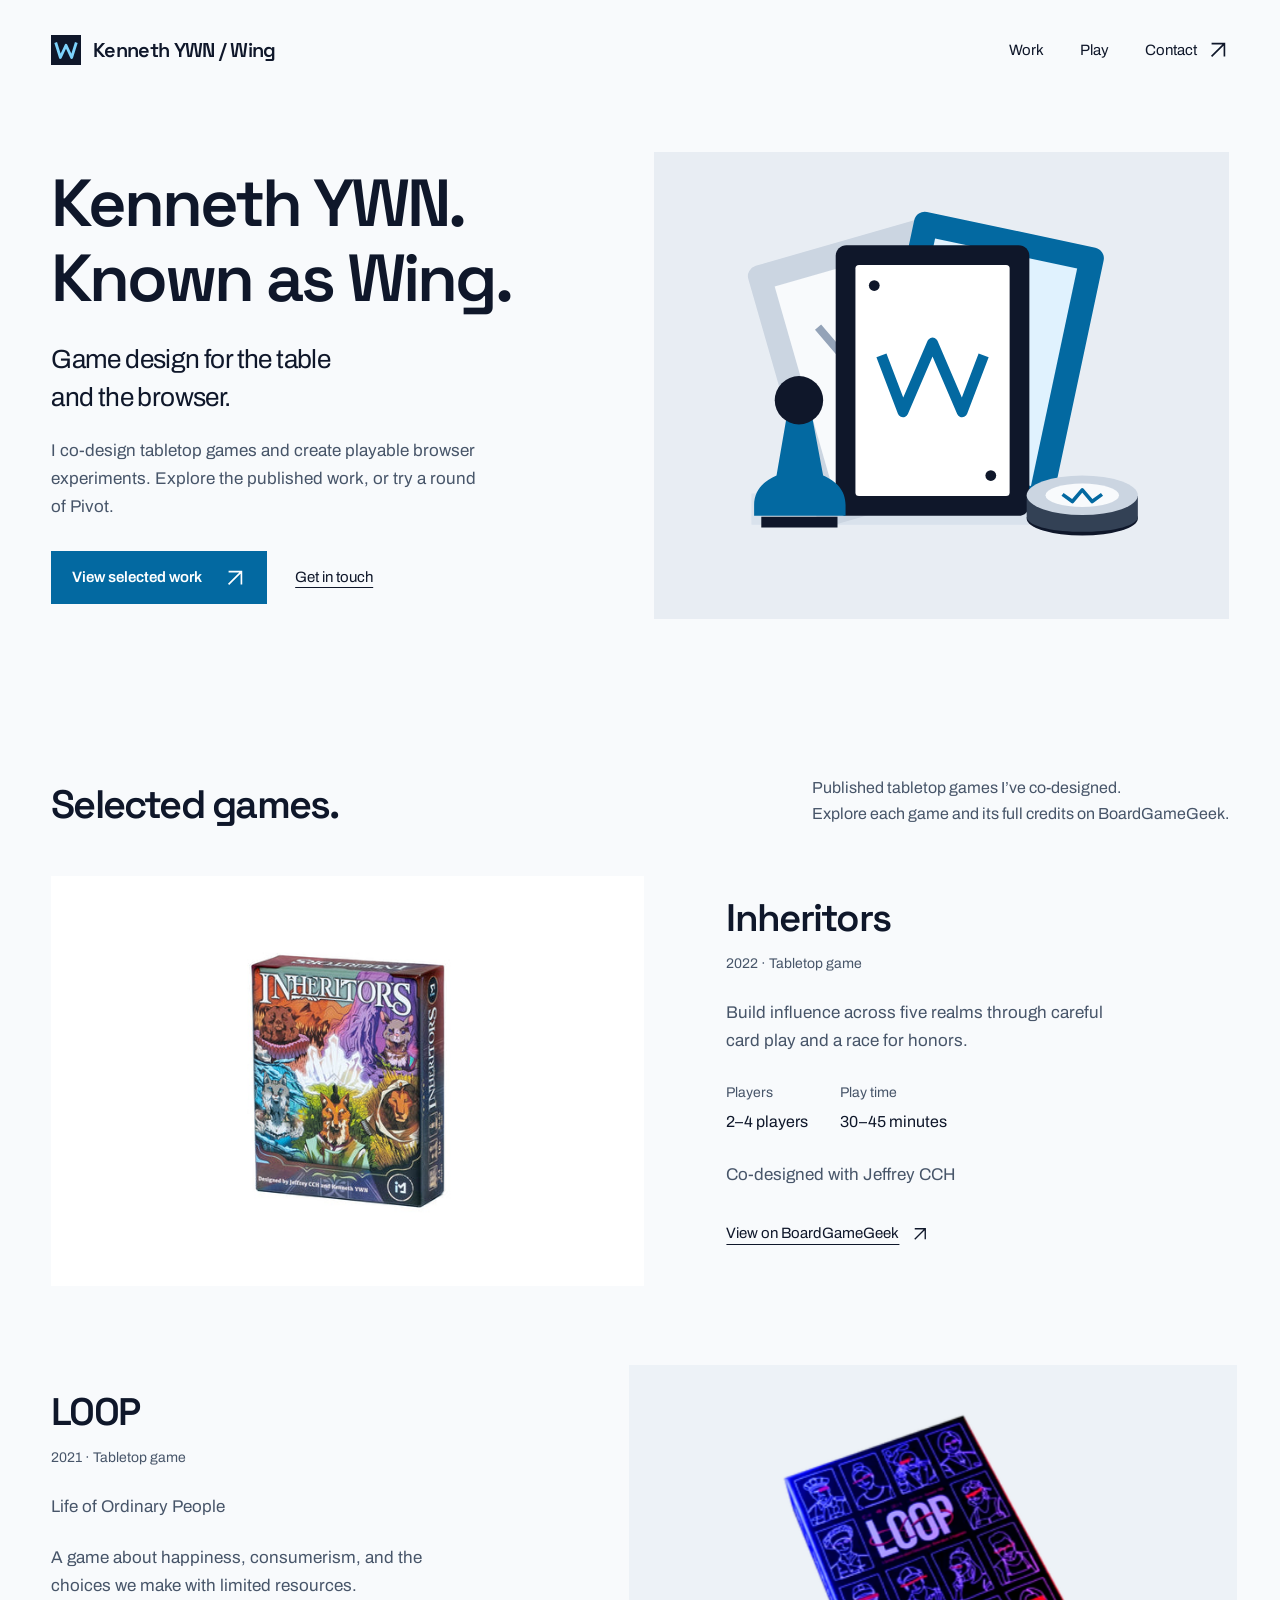
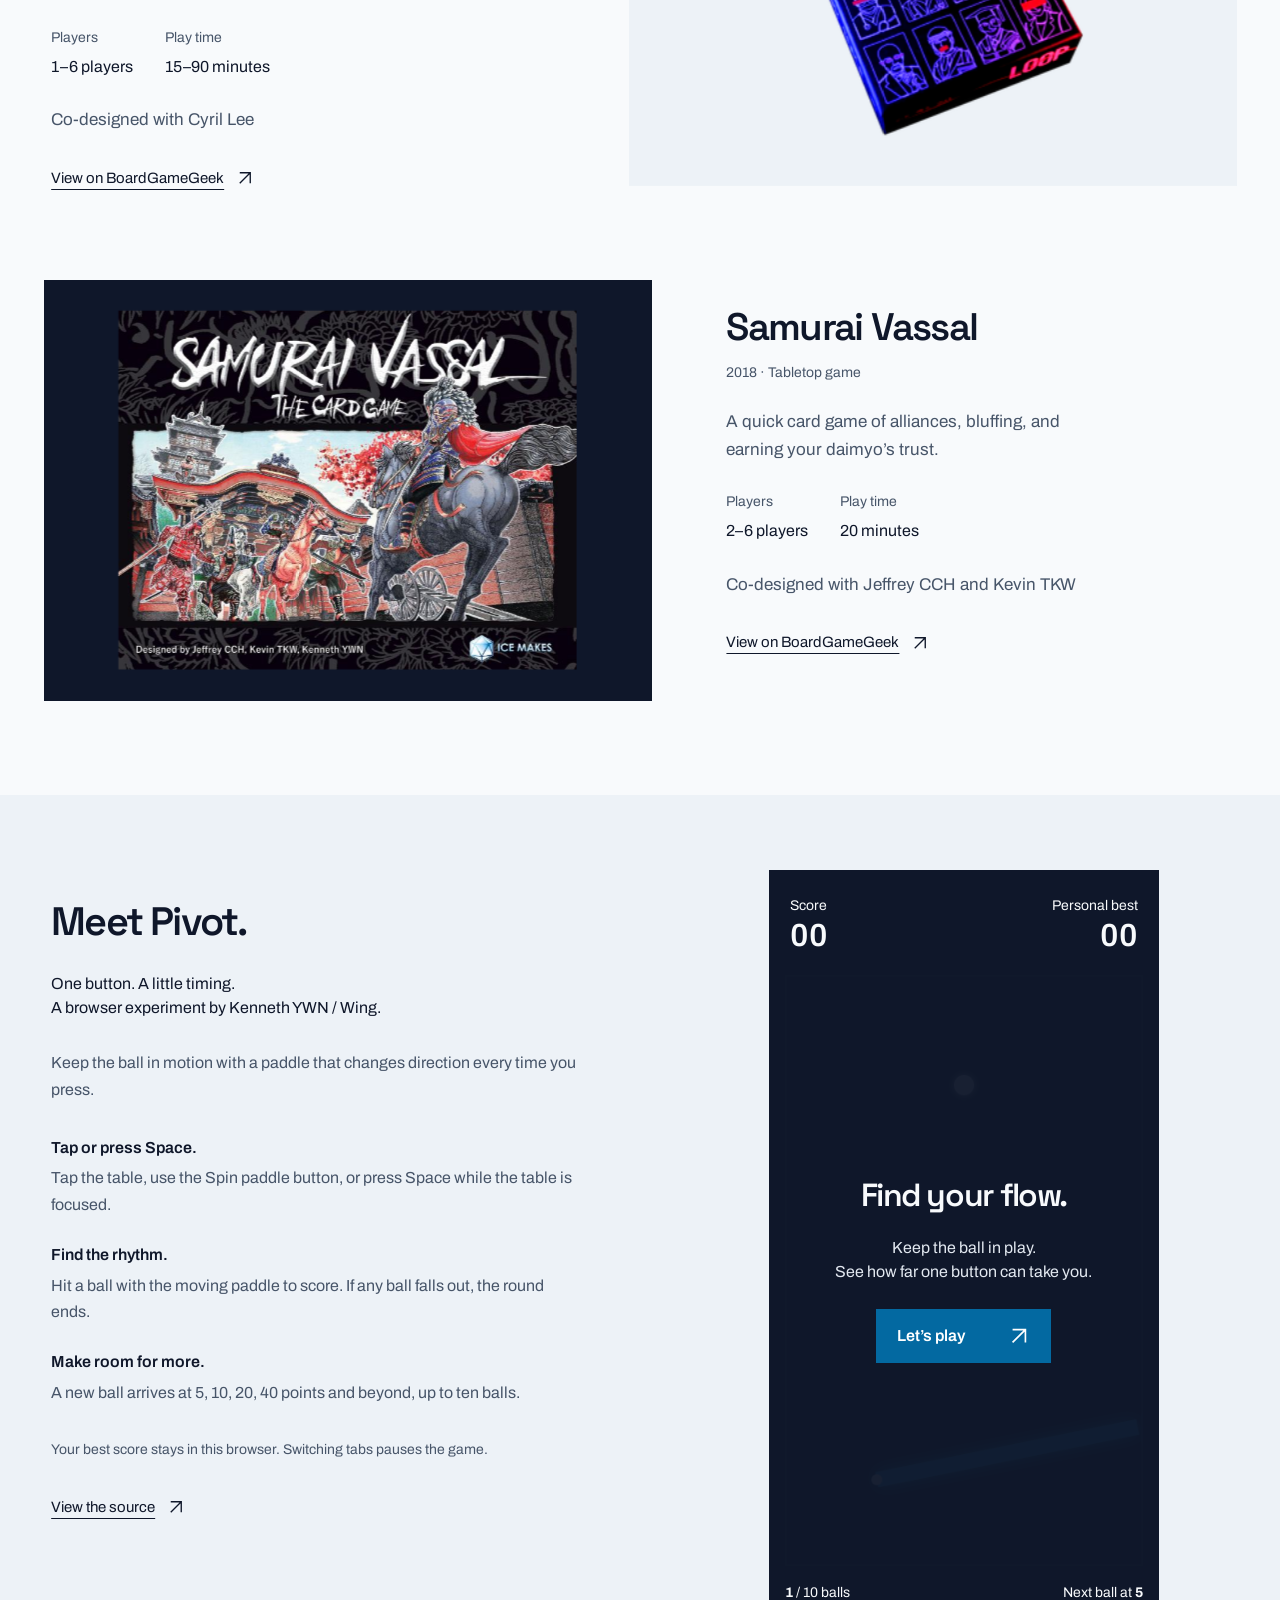
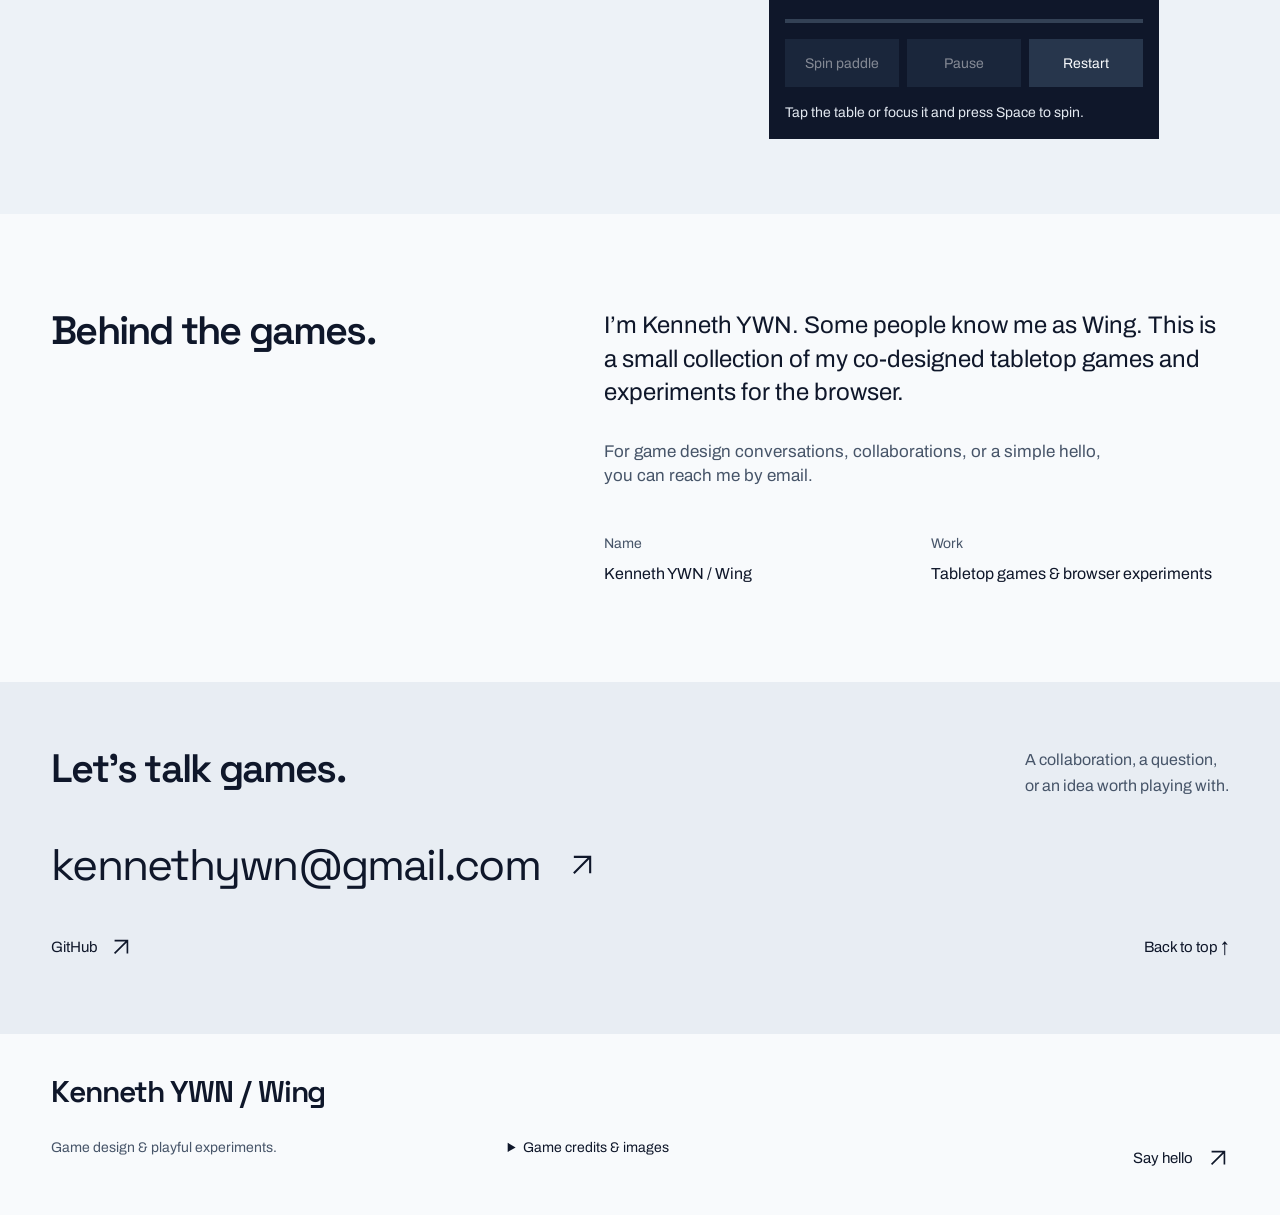
<file: index.html>
<!doctype html>
<html lang="en"><head>
<meta charset="utf-8"><meta name="viewport" content="width=device-width,initial-scale=1">
<meta name="theme-color" content="#f8fafc"><meta name="author" content="Kenneth YWN (Wing)">
<meta name="description" content="Kenneth YWN, also known as Wing. Game designer and co-designer of Inheritors, LOOP, and Samurai Vassal. Explore the work or play Pivot in your browser.">
<title>Kenneth YWN / Wing — Game designer</title>
<meta property="og:title" content="Kenneth YWN / Wing — Game designer"><meta property="og:description" content="Tabletop games and playful browser experiments. Explore selected work and play Pivot."><meta property="og:type" content="website">
<link rel="icon" href="favicon.svg?v=20261030-professional" type="image/svg+xml"><link rel="preconnect" href="https://fonts.googleapis.com"><link rel="preconnect" href="https://fonts.gstatic.com" crossorigin>
<link href="https://fonts.googleapis.com/css2?family=Archivo:wght@400;500;600;700&family=Space+Grotesk:wght@400;500;600;700&display=swap" rel="stylesheet">
<link rel="stylesheet" href="style.css?v=20261030-professional"></head>
<body id="top"><a class="skip" href="#main">Skip to content</a>
<header class="site-header frame"><a class="brand" href="#top" aria-label="Kenneth YWN, also known as Wing, home"><img src="favicon.svg?v=20261030-professional" width="30" height="30" alt="">Kenneth YWN / Wing</a><nav aria-label="Main navigation"><a href="#work">Work</a><a href="#play">Play</a><a href="#contact">Contact <svg viewBox="0 0 24 24" fill="none" aria-hidden="true"><path d="M5 19 19 5M5 5h14v14" stroke="currentColor" stroke-width="1.8"/></svg></a></nav></header>
<main id="main">
<section class="hero frame professional-hero" aria-labelledby="hero-title"><div class="hero-top"><div class="hero-copy"><h1 id="hero-title">Kenneth YWN. <br>Known as Wing.</h1><p class="hero-role">Game design for the table <br>and the browser.</p><p>I co-design tabletop games and create playable browser experiments. Explore the published work, or try a round of Pivot.</p><div class="hero-actions"><a class="button" href="#work">View selected work <svg viewBox="0 0 24 24" fill="none" aria-hidden="true"><path d="M5 19 19 5M5 5h14v14" stroke="currentColor" stroke-width="1.8"/></svg></a><a class="hero-contact" href="#contact">Get in touch</a></div></div><figure class="hero-illustration"><img src="play-study.svg?v=20261030-professional" width="640" height="520" alt="Original illustration of playing cards, a pawn and a game token carrying Wing’s W mark." fetchpriority="high"></figure></div></section>
<section class="work frame" id="work" aria-labelledby="work-title"><div class="section-intro"><h2 id="work-title">Selected games.</h2><p>Published tabletop games I’ve co-designed.<br>Explore each game and its full credits on BoardGameGeek.</p></div>
<article class="project inheritors " id="inheritors"><a class="project-visual" href="https://boardgamegeek.com/boardgame/367476/inheritors" target="_blank" rel="noopener" aria-label="Inheritors on BoardGameGeek (opens in a new tab)"><img src="inheritors.jpg" width="533" height="533" alt="Inheritors game box, illustrated with the five animal realms" loading="lazy"></a><div class="project-info"><h3>Inheritors</h3><p class="project-year">2022 · Tabletop game</p><p>Build influence across five realms through careful card play and a race for honors.</p><dl class="facts"><div><dt>Players</dt><dd>2–4 players</dd></div><div><dt>Play time</dt><dd>30–45 minutes</dd></div></dl><p class="co-credit">Co-designed with Jeffrey CCH</p><a class="text-link" href="https://boardgamegeek.com/boardgame/367476/inheritors" target="_blank" rel="noopener">View on BoardGameGeek <svg viewBox="0 0 24 24" fill="none" aria-hidden="true"><path d="M5 19 19 5M5 5h14v14" stroke="currentColor" stroke-width="1.8"/></svg></a></div></article><article class="project loop reverse" id="loop"><a class="project-visual" href="https://boardgamegeek.com/boardgame/282700/loop-life-of-ordinary-people" target="_blank" rel="noopener" aria-label="LOOP on BoardGameGeek (opens in a new tab)"><img src="loop.png" width="230" height="250" alt="LOOP: Life of Ordinary People game box" loading="lazy"></a><div class="project-info"><h3>LOOP</h3><p class="project-year">2021 · Tabletop game</p><p class="subtitle">Life of Ordinary People</p><p>A game about happiness, consumerism, and the choices we make with limited resources.</p><dl class="facts"><div><dt>Players</dt><dd>1–6 players</dd></div><div><dt>Play time</dt><dd>15–90 minutes</dd></div></dl><p class="co-credit">Co-designed with Cyril Lee</p><a class="text-link" href="https://boardgamegeek.com/boardgame/282700/loop-life-of-ordinary-people" target="_blank" rel="noopener">View on BoardGameGeek <svg viewBox="0 0 24 24" fill="none" aria-hidden="true"><path d="M5 19 19 5M5 5h14v14" stroke="currentColor" stroke-width="1.8"/></svg></a></div></article><article class="project samurai " id="samurai"><a class="project-visual" href="https://boardgamegeek.com/boardgame/234101/samurai-vassal" target="_blank" rel="noopener" aria-label="Samurai Vassal on BoardGameGeek (opens in a new tab)"><img src="samurai-vassal.jpg" width="768" height="601" alt="Samurai Vassal cover with illustrated samurai" loading="lazy"></a><div class="project-info"><h3>Samurai Vassal</h3><p class="project-year">2018 · Tabletop game</p><p>A quick card game of alliances, bluffing, and earning your daimyo’s trust.</p><dl class="facts"><div><dt>Players</dt><dd>2–6 players</dd></div><div><dt>Play time</dt><dd>20 minutes</dd></div></dl><p class="co-credit">Co-designed with Jeffrey CCH and Kevin TKW</p><a class="text-link" href="https://boardgamegeek.com/boardgame/234101/samurai-vassal" target="_blank" rel="noopener">View on BoardGameGeek <svg viewBox="0 0 24 24" fill="none" aria-hidden="true"><path d="M5 19 19 5M5 5h14v14" stroke="currentColor" stroke-width="1.8"/></svg></a></div></article>
</section>
<section class="play-section" id="play" aria-labelledby="play-title"><div class="play-layout frame"><div class="play-copy"><h2 id="play-title">Meet Pivot.</h2><p class="play-intro">One button. A little timing.<br>A browser experiment by Kenneth YWN / Wing.</p><p>Keep the ball in motion with a paddle that changes direction every time you press.</p><ul class="instructions"><li><strong>Tap or press Space.</strong> Tap the table, use the Spin paddle button, or press Space while the table is focused.</li><li><strong>Find the rhythm.</strong> Hit a ball with the moving paddle to score. If any ball falls out, the round ends.</li><li><strong>Make room for more.</strong> A new ball arrives at 5, 10, 20, 40 points and beyond, up to ten balls.</li></ul><p class="play-note">Your best score stays in this browser. Switching tabs pauses the game.</p><a class="text-link" href="https://github.com/ai-user-cloub/html-game" target="_blank" rel="noopener">View the source <svg viewBox="0 0 24 24" fill="none" aria-hidden="true"><path d="M5 19 19 5M5 5h14v14" stroke="currentColor" stroke-width="1.8"/></svg></a></div>
<div class="game-shell" data-ui><div class="scoreboard" aria-label="Game statistics"><div><span>Score</span><strong id="score">00</strong></div><div><span>Personal best</span><strong id="best">00</strong></div></div><div class="table"><canvas id="gameCanvas" width="390" height="644" tabindex="0" aria-label="Pivot playing field" aria-describedby="game-help"></canvas><div class="overlay" id="overlay"><h3 id="overlayTitle">Find your flow.</h3><p id="overlayText">Keep the ball in play.<br>See how far one button can take you.</p><button id="playButton" class="button">Let’s play <svg viewBox="0 0 24 24" fill="none" aria-hidden="true"><path d="M5 19 19 5M5 5h14v14" stroke="currentColor" stroke-width="1.8"/></svg></button></div></div><div class="game-meta"><span><b id="balls">1</b> / 10 balls</span><span>Next ball at <b id="threshold">5</b></span></div><div class="progress-track" aria-hidden="true"><span id="progress"></span></div><div class="game-controls"><button id="spinButton" disabled>Spin paddle</button><button id="pauseButton" disabled>Pause</button><button id="restartButton">Restart</button></div><p id="game-help">Tap the table or focus it and press Space to spin.</p><p id="gameStatus" class="sr-only" role="status" aria-live="polite">Ready to play.</p><noscript><p>Enable JavaScript to play Pivot. The portfolio and contact links work without it.</p></noscript></div></div></section>
<section class="about frame" id="about" aria-labelledby="about-title"><h2 id="about-title">Behind the games.</h2><div class="about-content"><p>I’m Kenneth YWN. Some people know me as Wing. This is a small collection of my co-designed tabletop games and experiments for the browser.</p><p>For game design conversations, collaborations, or a simple hello, you can reach me by email.</p><dl class="about-facts"><div><dt>Name</dt><dd>Kenneth YWN / Wing</dd></div><div><dt>Work</dt><dd>Tabletop games &amp; browser experiments</dd></div></dl></div></section>
<section class="contact" id="contact" aria-labelledby="contact-title"><div class="frame"><div class="contact-top"><h2 id="contact-title">Let’s talk games.</h2><p>A collaboration, a question,<br>or an idea worth playing with.</p></div><a class="contact-email" aria-label="Email kennethywn@gmail.com" href="mailto:kennethywn@gmail.com"><span>kennethywn@</span><span>gmail.com</span><svg viewBox="0 0 24 24" fill="none" aria-hidden="true"><path d="M5 19 19 5M5 5h14v14" stroke="currentColor" stroke-width="1.8"/></svg></a><div class="contact-links"><a href="https://github.com/ai-user-cloub/html-game" target="_blank" rel="noopener">GitHub <svg viewBox="0 0 24 24" fill="none" aria-hidden="true"><path d="M5 19 19 5M5 5h14v14" stroke="currentColor" stroke-width="1.8"/></svg></a><a href="#top">Back to top ↑</a></div></div></section>
</main><footer class="site-footer frame"><p class="footer-name" aria-label="Kenneth YWN, also known as Wing">Kenneth YWN / Wing</p><div class="footer-bottom"><p>Game design &amp; playful experiments.</p><details class="credits"><summary>Game credits &amp; images</summary><p>Game information: BoardGameGeek. Cover images: <a href="https://icemakesgames.com/products/inheritors" target="_blank" rel="noopener">Inheritors / Ice Makes</a>, <a href="https://tabletopia.com/games/loop" target="_blank" rel="noopener">LOOP / Tabletopia</a>, and <a href="https://dicetower.com/board-game/234101" target="_blank" rel="noopener">Samurai Vassal / The Dice Tower</a>. Artwork belongs to its respective owners. Full co-designer credits appear with each game.</p></details><a href="mailto:kennethywn@gmail.com">Say hello <svg viewBox="0 0 24 24" fill="none" aria-hidden="true"><path d="M5 19 19 5M5 5h14v14" stroke="currentColor" stroke-width="1.8"/></svg></a></div></footer>
<script src="game.js?v=20261030-professional"></script><script src="site.js?v=20261030-professional"></script></body></html>
</file>
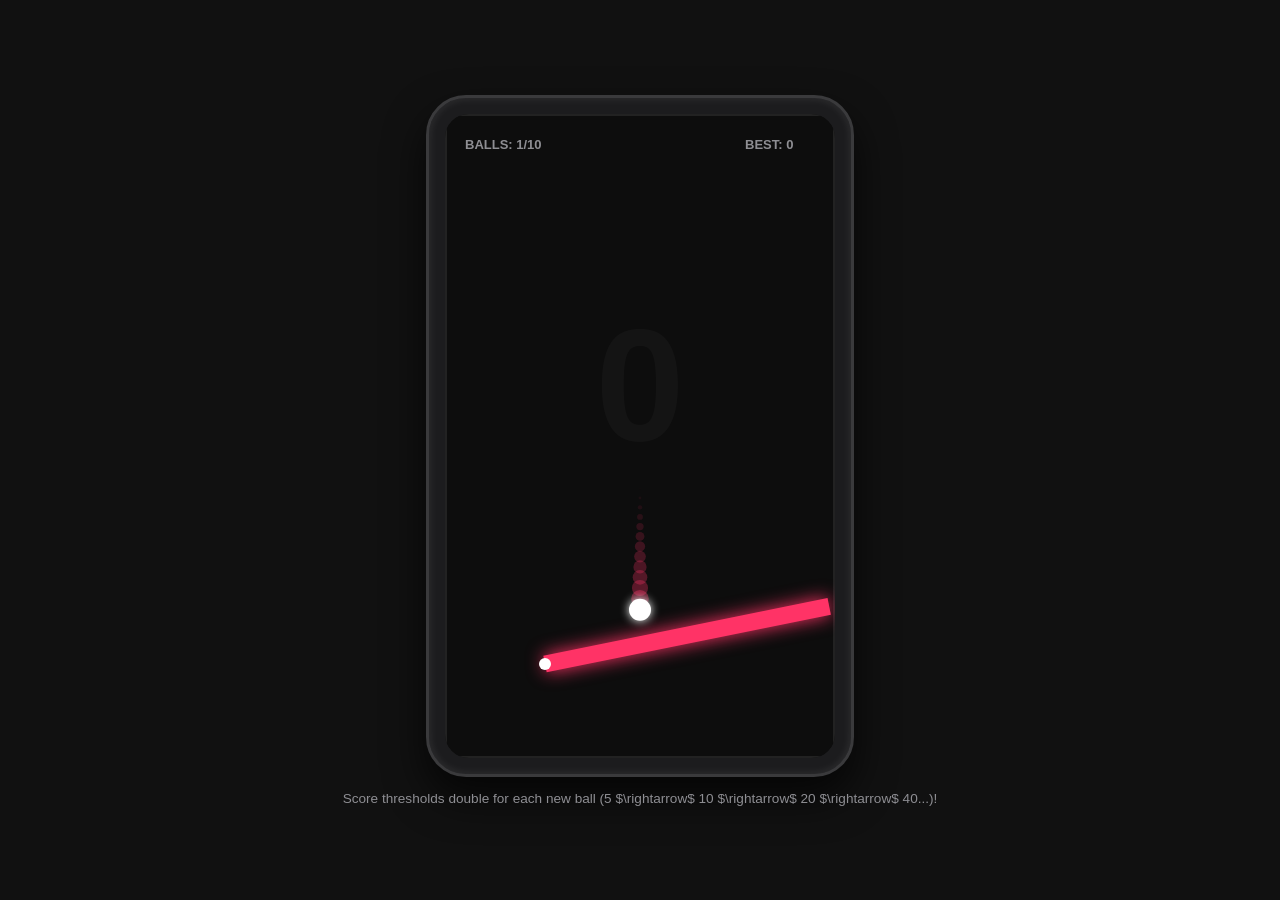
<file: gemini-code-1786189612566.html>
<!DOCTYPE html>
<html lang="en">

<head>
    <meta charset="UTF-8">
    <meta name="viewport" content="width=device-width, initial-scale=1.0">
    <title>Single-Button Pinball - Exponential Score Thresholds</title>
    <style>
        body {
            margin: 0;
            background-color: #111;
            color: #ffffff;
            font-family: -apple-system, BlinkMacSystemFont, 'Segoe UI', Roboto, sans-serif;
            display: flex;
            flex-direction: column;
            align-items: center;
            justify-content: center;
            height: 100vh;
            overflow: hidden;
            touch-action: manipulation;
        }

        .phone-frame {
            background-color: #1c1c1e;
            padding: 16px;
            border-radius: 40px;
            box-shadow: 0 20px 40px rgba(0, 0, 0, 0.7), inset 0 0 10px rgba(255, 255, 255, 0.1);
            border: 3px solid #3a3a3c;
        }

        canvas {
            border-radius: 24px;
            background-color: #0d0d0d;
            display: block;
            cursor: pointer;
        }

        .instructions {
            margin-top: 14px;
            font-size: 0.85rem;
            color: #8e8e93;
            text-align: center;
        }
    </style>
</head>

<body>

    <div class="phone-frame">
        <!-- iPhone Pro Aspect Ratio Canvas: 390 x 644 -->
        <canvas id="gameCanvas" width="390" height="644"></canvas>
    </div>
    <div class="instructions">Score thresholds double for each new ball (5 $\rightarrow$ 10 $\rightarrow$ 20 $\rightarrow$ 40...)!</div>

    <script>
        const canvas = document.getElementById('gameCanvas');
        const ctx = canvas.getContext('2d');

        // Game state
        let score = 0;
        let highScore = 0;
        let isGameOver = false;
        let nextBallThreshold = 5; // Starts at 5 for the 2nd ball
        const MAX_BALLS = 10;

        // Control mechanics state
        let spinDirection = 1;
        let isHolding = false;
        let targetAngleOffset = 0;
        let currentAngleOffset = 0;

        // Balls array & Incoming Spawns Queue
        let balls = [];
        let pendingSpawns = [];

        // Obstacle properties pivoted at one end
        let obstacle = {
            pivotX: 100,
            pivotY: 550,
            width: 290,
            height: 17,
            baseAngle: -0.2
        };

        function queueNewBall() {
            if (balls.length + pendingSpawns.length < MAX_BALLS) {
                pendingSpawns.push({
                    x: 195 + (Math.random() * 100 - 50),
                    y: 120,
                    timer: 60
                });
            }
        }

        function resetGame() {
            score = 0;
            nextBallThreshold = 5; // Reset to 5 for the first threshold
            isGameOver = false;
            balls = [];
            pendingSpawns = [];
            balls.push({
                x: 195,
                y: 120,
                vx: 0,
                vy: 1.2,
                radius: 11,
                gravity: 0.16,
                bounce: -0.82,
                history: [],
                invincibleTimer: 0,
                hitCooldownTimer: 0
            });
        }

        function triggerAction() {
            if (isGameOver) {
                resetGame();
            } else {
                spinDirection *= -1;
                targetAngleOffset += (Math.PI * 2) * spinDirection;
            }
        }

        // Input Listeners
        window.addEventListener('keydown', (e) => {
            if (e.code === 'Space') {
                e.preventDefault();
                if (!isHolding) {
                    isHolding = true;
                    triggerAction();
                }
            }
        });

        window.addEventListener('keyup', (e) => {
            if (e.code === 'Space') {
                isHolding = false;
            }
        });

        canvas.addEventListener('pointerdown', (e) => {
            e.preventDefault();
            if (!isHolding) {
                isHolding = true;
                triggerAction();
            }
        });

        canvas.addEventListener('pointerup', (e) => {
            e.preventDefault();
            isHolding = false;
        });

        function checkObstacleCollision(ball) {
            let currentTotalAngle = obstacle.baseAngle + currentAngleOffset;

            let cos = Math.cos(-currentTotalAngle);
            let sin = Math.sin(-currentTotalAngle);
            let bx = ball.x - obstacle.pivotX;
            let by = ball.y - obstacle.pivotY;
            let rx = cos * bx - sin * by;
            let ry = sin * bx + cos * by;

            if (rx > -ball.radius &&
                rx < obstacle.width + ball.radius &&
                ry > -obstacle.height / 2 - ball.radius &&
                ry < obstacle.height / 2 + ball.radius) {

                let snapVelocity = Math.abs(targetAngleOffset - currentAngleOffset);
                let snapSpeed = (targetAngleOffset - currentAngleOffset) * 0.4;

                ball.vy = -8.5 + (snapSpeed * -7);
                ball.vx += (rx / obstacle.width) * 4.5;

                if (snapVelocity > 0.01 && ball.hitCooldownTimer <= 0) {
                    score += 1;

                    ball.invincibleTimer = 180;
                    ball.hitCooldownTimer = 35;

                    if (score >= nextBallThreshold) {
                        queueNewBall();
                        // Double the threshold for the next ball (5 -> 10 -> 20 -> 40 -> etc.)
                        nextBallThreshold *= 2;
                    }
                }

                if (ry > 0) {
                    ball.y = obstacle.pivotY - 40;
                }

                let clampedRx = Math.max(0, Math.min(obstacle.width, rx));
                let outX = obstacle.pivotX + Math.cos(currentTotalAngle) * clampedRx - Math.sin(currentTotalAngle) * (Math.sign(ry || 1) * (obstacle.height / 2 + ball.radius));
                let outY = obstacle.pivotY + Math.sin(currentTotalAngle) * clampedRx + Math.cos(currentTotalAngle) * (Math.sign(ry || 1) * (obstacle.height / 2 + ball.radius));
                ball.x = outX;
                ball.y = outY;
            }
        }

        function update() {
            if (!isGameOver) {
                currentAngleOffset += (targetAngleOffset - currentAngleOffset) * 0.18;

                for (let i = pendingSpawns.length - 1; i >= 0; i--) {
                    pendingSpawns[i].timer--;
                    if (pendingSpawns[i].timer <= 0) {
                        balls.push({
                            x: pendingSpawns[i].x,
                            y: pendingSpawns[i].y,
                            vx: (Math.random() - 0.5) * 4,
                            vy: 1.2,
                            radius: 11,
                            gravity: 0.16,
                            bounce: -0.82,
                            history: [],
                            invincibleTimer: 0,
                            hitCooldownTimer: 0
                        });
                        pendingSpawns.splice(i, 1);
                    }
                }

                for (let i = balls.length - 1; i >= 0; i--) {
                    let ball = balls[i];

                    if (ball.invincibleTimer > 0) {
                        ball.invincibleTimer--;
                    }
                    if (ball.hitCooldownTimer > 0) {
                        ball.hitCooldownTimer--;
                    }

                    ball.history.unshift({ x: ball.x, y: ball.y });
                    if (ball.history.length > 12) {
                        ball.history.pop();
                    }

                    ball.vy += ball.gravity;
                    ball.x += ball.vx;
                    ball.y += ball.vy;

                    if (ball.x - ball.radius < 0) {
                        ball.x = ball.radius;
                        ball.vx *= ball.bounce;
                    } else if (ball.x + ball.radius > canvas.width) {
                        ball.x = canvas.width - ball.radius;
                        ball.vx *= ball.bounce;
                    }

                    if (ball.y - ball.radius < 0) {
                        ball.y = ball.radius;
                        ball.vy *= ball.bounce;
                    }

                    checkObstacleCollision(ball);

                    if (ball.y - ball.radius > canvas.height + 200) {
                        isGameOver = true;
                        if (score > highScore) highScore = score;
                        break;
                    }
                }
            }
        }

        function draw() {
            ctx.fillStyle = '#0d0d0d';
            ctx.fillRect(0, 0, canvas.width, canvas.height);

            // --- MASSIVE BACKGROUND SCORE ---
            ctx.save();
            ctx.font = 'bold 160px -apple-system, sans-serif';
            ctx.fillStyle = 'rgba(255, 255, 255, 0.03)';
            ctx.textAlign = 'center';
            ctx.textBaseline = 'middle';
            ctx.fillText(score, canvas.width / 2, canvas.height / 2 - 40);
            ctx.restore();

            ctx.strokeStyle = '#222';
            ctx.lineWidth = 4;
            ctx.strokeRect(0, 0, canvas.width, canvas.height);

            for (let spawn of pendingSpawns) {
                let progress = 1 - (spawn.timer / 60);
                let radius = progress * 30;
                let alpha = spawn.timer / 60;

                ctx.save();
                ctx.beginPath();
                ctx.arc(spawn.x, spawn.y, radius, 0, Math.PI * 2);
                ctx.strokeStyle = `rgba(0, 229, 255, ${alpha})`;
                ctx.lineWidth = 3;
                ctx.stroke();
                ctx.closePath();

                ctx.beginPath();
                ctx.arc(spawn.x, spawn.y, 6, 0, Math.PI * 2);
                ctx.fillStyle = `rgba(255, 255, 255, ${0.4 + alpha * 0.6})`;
                ctx.fill();
                ctx.closePath();
                ctx.restore();
            }

            let currentTotalAngle = obstacle.baseAngle + currentAngleOffset;
            ctx.save();
            ctx.translate(obstacle.pivotX, obstacle.pivotY);
            ctx.rotate(currentTotalAngle);
            ctx.fillStyle = spinDirection === 1 ? '#ff3366' : '#00e5ff';
            ctx.shadowColor = spinDirection === 1 ? '#ff3366' : '#00e5ff';
            ctx.shadowBlur = 18;
            ctx.fillRect(0, -obstacle.height / 2, obstacle.width, obstacle.height);
            ctx.restore();

            ctx.beginPath();
            ctx.arc(obstacle.pivotX, obstacle.pivotY, 6, 0, Math.PI * 2);
            ctx.fillStyle = '#ffffff';
            ctx.fill();
            ctx.closePath();

            for (let ball of balls) {
                for (let j = 0; j < ball.history.length; j++) {
                    let pos = ball.history[j];
                    let ratio = 1 - (j / ball.history.length);
                    ctx.beginPath();
                    ctx.arc(pos.x, pos.y, ball.radius * ratio * 0.8, 0, Math.PI * 2);
                    let tailColor = ball.invincibleTimer > 0 ? `rgba(255, 204, 0, ${ratio * 0.4})` : (spinDirection === 1 ? `rgba(255, 51, 102, ${ratio * 0.35})` : `rgba(0, 229, 255, ${ratio * 0.35})`);
                    ctx.fillStyle = tailColor;
                    ctx.fill();
                    ctx.closePath();
                }

                ctx.beginPath();
                ctx.arc(ball.x, ball.y, ball.radius, 0, Math.PI * 2);
                
                if (ball.invincibleTimer > 0) {
                    ctx.fillStyle = '#ffcc00';
                    ctx.shadowColor = '#ffcc00';
                    ctx.shadowBlur = 18;
                } else {
                    ctx.fillStyle = '#ffffff';
                    ctx.shadowColor = '#ffffff';
                    ctx.shadowBlur = 10;
                }
                
                ctx.fill();
                ctx.closePath();
                ctx.shadowBlur = 0;
            }

            ctx.fillStyle = '#8e8e93';
            ctx.font = 'bold 13px -apple-system, sans-serif';
            ctx.fillText(`BALLS: ${balls.length + pendingSpawns.length}/${MAX_BALLS}`, 20, 35);
            ctx.fillText(`BEST: ${highScore}`, canvas.width - 90, 35);

            if (isGameOver) {
                ctx.fillStyle = 'rgba(0, 0, 0, 0.88)';
                ctx.fillRect(0, 0, canvas.width, canvas.height);

                ctx.fillStyle = '#ffcc00';
                ctx.font = 'bold 26px -apple-system, sans-serif';
                ctx.textAlign = 'center';
                ctx.fillText('BALL DRAINED!', canvas.width / 2, canvas.height / 2 - 30);

                ctx.fillStyle = '#8e8e93';
                ctx.font = '15px -apple-system, sans-serif';
                ctx.fillText('Tap or Press Space to Restart', canvas.width / 2, canvas.height / 2 + 15);
                ctx.textAlign = 'left';
            }
        }

        function loop() {
            update();
            draw();
            requestAnimationFrame(loop);
        }

        resetGame();
        loop();
    </script>

</body>

</html>
</file>
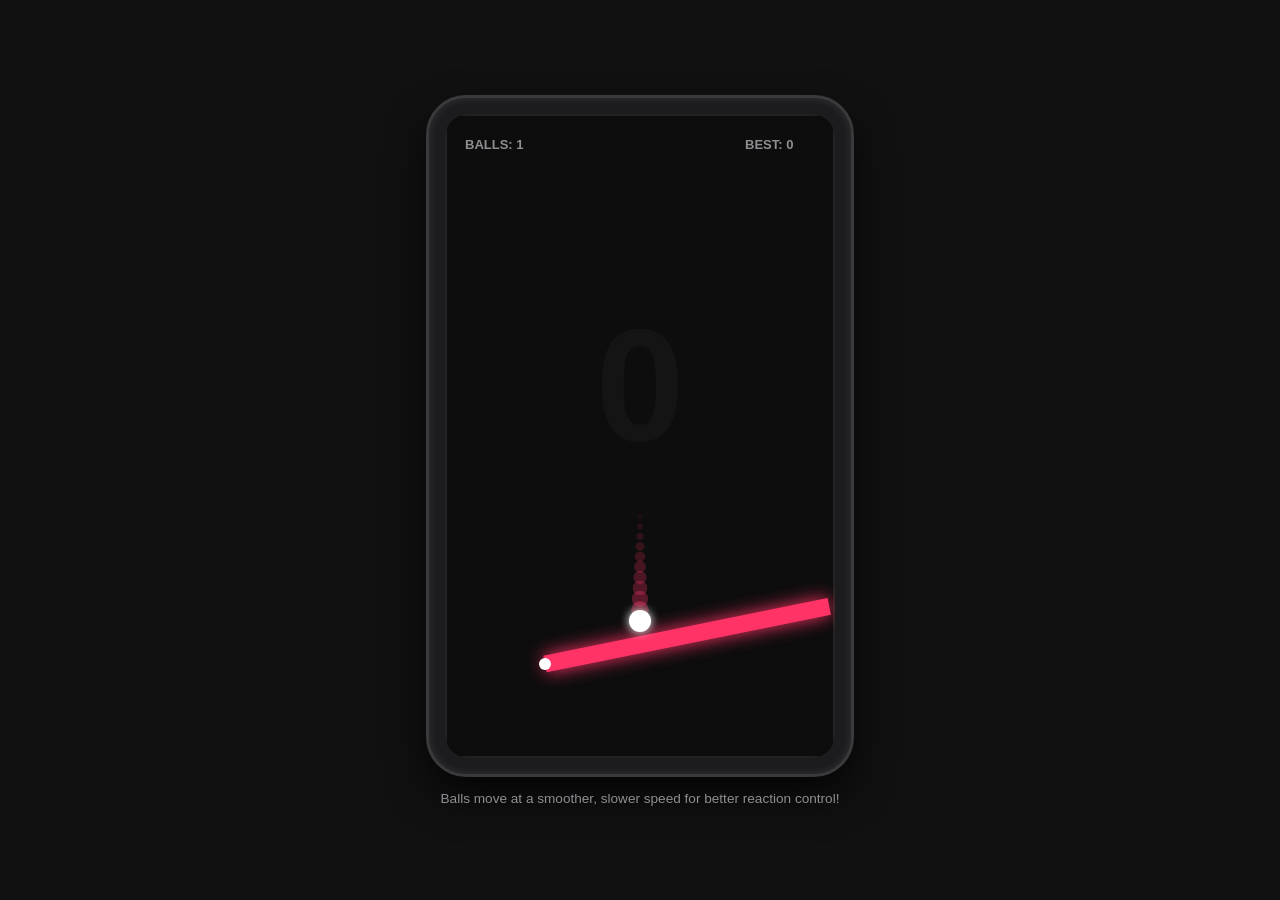
<file: index_v1.html>
<!DOCTYPE html>
<html lang="en">

<head>
    <meta charset="UTF-8">
    <meta name="viewport" content="width=device-width, initial-scale=1.0">
    <title>Single-Button Pinball - Slower Velocity Edition</title>
    <style>
        body {
            margin: 0;
            background-color: #111;
            color: #ffffff;
            font-family: -apple-system, BlinkMacSystemFont, 'Segoe UI', Roboto, sans-serif;
            display: flex;
            flex-direction: column;
            align-items: center;
            justify-content: center;
            height: 100vh;
            overflow: hidden;
            touch-action: manipulation;
        }

        .phone-frame {
            background-color: #1c1c1e;
            padding: 16px;
            border-radius: 40px;
            box-shadow: 0 20px 40px rgba(0, 0, 0, 0.7), inset 0 0 10px rgba(255, 255, 255, 0.1);
            border: 3px solid #3a3a3c;
        }

        canvas {
            border-radius: 24px;
            background-color: #0d0d0d;
            display: block;
            cursor: pointer;
        }

        .instructions {
            margin-top: 14px;
            font-size: 0.85rem;
            color: #8e8e93;
            text-align: center;
        }
    </style>
</head>

<body>

    <div class="phone-frame">
        <!-- iPhone Pro Aspect Ratio Canvas: 390 x 844 -->
        <canvas id="gameCanvas" width="390" height="644"></canvas>
    </div>
    <div class="instructions">Balls move at a smoother, slower speed for better reaction control!</div>

    <script>
        const canvas = document.getElementById('gameCanvas');
        const ctx = canvas.getContext('2d');

        // Game state
        let score = 0;
        let highScore = 0;
        let isGameOver = false;
        let nextBallThreshold = 10;

        // Control mechanics state
        let spinDirection = 1;
        let isHolding = false;
        let targetAngleOffset = 0;
        let currentAngleOffset = 0;

        // Balls array & Incoming Spawns Queue
        let balls = [];
        let pendingSpawns = [];

        // Obstacle properties pivoted at one end
        let obstacle = {
            pivotX: 100,
            pivotY: 550,
            width: 290,
            height: 17,
            baseAngle: -0.2
        };

        function queueNewBall() {
            pendingSpawns.push({
                x: 195 + (Math.random() * 100 - 50),
                y: 120,
                timer: 60
            });
        }

        function resetGame() {
            score = 0;
            nextBallThreshold = 10;
            isGameOver = false;
            balls = [];
            pendingSpawns = [];
            balls.push({
                x: 195,
                y: 120,
                vx: 0,
                vy: 1.2, // Slower initial drop speed
                radius: 11,
                gravity: 0.16, // Reduced gravity for floating, slower fall
                bounce: -0.82, // Softer wall bounciness
                history: []
            });
        }

        function triggerAction() {
            if (isGameOver) {
                resetGame();
            } else {
                spinDirection *= -1;
                targetAngleOffset += (Math.PI * 2) * spinDirection;
            }
        }

        // Input Listeners
        window.addEventListener('keydown', (e) => {
            if (e.code === 'Space') {
                e.preventDefault();
                if (!isHolding) {
                    isHolding = true;
                    triggerAction();
                }
            }
        });

        window.addEventListener('keyup', (e) => {
            if (e.code === 'Space') {
                isHolding = false;
            }
        });

        canvas.addEventListener('pointerdown', (e) => {
            e.preventDefault();
            if (!isHolding) {
                isHolding = true;
                triggerAction();
            }
        });

        canvas.addEventListener('pointerup', (e) => {
            e.preventDefault();
            isHolding = false;
        });

        function checkObstacleCollision(ball) {
            let currentTotalAngle = obstacle.baseAngle + currentAngleOffset;

            let cos = Math.cos(-currentTotalAngle);
            let sin = Math.sin(-currentTotalAngle);
            let bx = ball.x - obstacle.pivotX;
            let by = ball.y - obstacle.pivotY;
            let rx = cos * bx - sin * by;
            let ry = sin * bx + cos * by;

            if (rx > -ball.radius &&
                rx < obstacle.width + ball.radius &&
                ry > -obstacle.height / 2 - ball.radius &&
                ry < obstacle.height / 2 + ball.radius) {

                let snapVelocity = Math.abs(targetAngleOffset - currentAngleOffset);
                let snapSpeed = (targetAngleOffset - currentAngleOffset) * 0.4;

                // Scaled down upward bounce force to match slower overall speed
                ball.vy = -8.5 + (snapSpeed * -7);
                ball.vx += (rx / obstacle.width) * 4.5;

                if (snapVelocity > 0.01) {
                    score += 1;

                    if (score >= nextBallThreshold) {
                        queueNewBall();
                        nextBallThreshold += 10;
                    }
                }

                let clampedRx = Math.max(0, Math.min(obstacle.width, rx));
                let outX = obstacle.pivotX + Math.cos(currentTotalAngle) * clampedRx - Math.sin(currentTotalAngle) * (Math.sign(ry || 1) * (obstacle.height / 2 + ball.radius));
                let outY = obstacle.pivotY + Math.sin(currentTotalAngle) * clampedRx + Math.cos(currentTotalAngle) * (Math.sign(ry || 1) * (obstacle.height / 2 + ball.radius));
                ball.x = outX;
                ball.y = outY;
            }
        }

        function update() {
            if (!isGameOver) {
                currentAngleOffset += (targetAngleOffset - currentAngleOffset) * 0.18;

                for (let i = pendingSpawns.length - 1; i >= 0; i--) {
                    pendingSpawns[i].timer--;
                    if (pendingSpawns[i].timer <= 0) {
                        balls.push({
                            x: pendingSpawns[i].x,
                            y: pendingSpawns[i].y,
                            vx: (Math.random() - 0.5) * 4,
                            vy: 1.2,
                            radius: 11,
                            gravity: 0.16,
                            bounce: -0.82,
                            history: []
                        });
                        pendingSpawns.splice(i, 1);
                    }
                }

                for (let i = balls.length - 1; i >= 0; i--) {
                    let ball = balls[i];

                    ball.history.unshift({ x: ball.x, y: ball.y });
                    if (ball.history.length > 12) {
                        ball.history.pop();
                    }

                    ball.vy += ball.gravity;
                    ball.x += ball.vx;
                    ball.y += ball.vy;

                    if (ball.x - ball.radius < 0) {
                        ball.x = ball.radius;
                        ball.vx *= ball.bounce;
                    } else if (ball.x + ball.radius > canvas.width) {
                        ball.x = canvas.width - ball.radius;
                        ball.vx *= ball.bounce;
                    }

                    if (ball.y - ball.radius < 0) {
                        ball.y = ball.radius;
                        ball.vy *= ball.bounce;
                    }

                    checkObstacleCollision(ball);

                    if (ball.y - ball.radius > canvas.height + 200) {
                        isGameOver = true;
                        if (score > highScore) highScore = score;
                        break;
                    }
                }
            }
        }

        function draw() {
            ctx.fillStyle = '#0d0d0d';
            ctx.fillRect(0, 0, canvas.width, canvas.height);

            // --- MASSIVE BACKGROUND SCORE ---
            ctx.save();
            ctx.font = 'bold 160px -apple-system, sans-serif';
            ctx.fillStyle = 'rgba(255, 255, 255, 0.03)';
            ctx.textAlign = 'center';
            ctx.textBaseline = 'middle';
            ctx.fillText(score, canvas.width / 2, canvas.height / 2 - 40);
            ctx.restore();

            ctx.strokeStyle = '#222';
            ctx.lineWidth = 4;
            ctx.strokeRect(0, 0, canvas.width, canvas.height);

            for (let spawn of pendingSpawns) {
                let progress = 1 - (spawn.timer / 60);
                let radius = progress * 30;
                let alpha = spawn.timer / 60;

                ctx.save();
                ctx.beginPath();
                ctx.arc(spawn.x, spawn.y, radius, 0, Math.PI * 2);
                ctx.strokeStyle = `rgba(0, 229, 255, ${alpha})`;
                ctx.lineWidth = 3;
                ctx.stroke();
                ctx.closePath();

                ctx.beginPath();
                ctx.arc(spawn.x, spawn.y, 6, 0, Math.PI * 2);
                ctx.fillStyle = `rgba(255, 255, 255, ${0.4 + alpha * 0.6})`;
                ctx.fill();
                ctx.closePath();
                ctx.restore();
            }

            let currentTotalAngle = obstacle.baseAngle + currentAngleOffset;
            ctx.save();
            ctx.translate(obstacle.pivotX, obstacle.pivotY);
            ctx.rotate(currentTotalAngle);
            ctx.fillStyle = spinDirection === 1 ? '#ff3366' : '#00e5ff';
            ctx.shadowColor = spinDirection === 1 ? '#ff3366' : '#00e5ff';
            ctx.shadowBlur = 18;
            ctx.fillRect(0, -obstacle.height / 2, obstacle.width, obstacle.height);
            ctx.restore();

            ctx.beginPath();
            ctx.arc(obstacle.pivotX, obstacle.pivotY, 6, 0, Math.PI * 2);
            ctx.fillStyle = '#ffffff';
            ctx.fill();
            ctx.closePath();

            for (let ball of balls) {
                for (let j = 0; j < ball.history.length; j++) {
                    let pos = ball.history[j];
                    let ratio = 1 - (j / ball.history.length);
                    ctx.beginPath();
                    ctx.arc(pos.x, pos.y, ball.radius * ratio * 0.8, 0, Math.PI * 2);
                    ctx.fillStyle = spinDirection === 1 ? `rgba(255, 51, 102, ${ratio * 0.35})` : `rgba(0, 229, 255, ${ratio * 0.35})`;
                    ctx.fill();
                    ctx.closePath();
                }

                ctx.beginPath();
                ctx.arc(ball.x, ball.y, ball.radius, 0, Math.PI * 2);
                ctx.fillStyle = '#ffffff';
                ctx.shadowColor = '#ffffff';
                ctx.shadowBlur = 10;
                ctx.fill();
                ctx.closePath();
                ctx.shadowBlur = 0;
            }

            ctx.fillStyle = '#8e8e93';
            ctx.font = 'bold 13px -apple-system, sans-serif';
            ctx.fillText(`BALLS: ${balls.length + pendingSpawns.length}`, 20, 35);
            ctx.fillText(`BEST: ${highScore}`, canvas.width - 90, 35);

            if (isGameOver) {
                ctx.fillStyle = 'rgba(0, 0, 0, 0.88)';
                ctx.fillRect(0, 0, canvas.width, canvas.height);

                ctx.fillStyle = '#ffcc00';
                ctx.font = 'bold 26px -apple-system, sans-serif';
                ctx.textAlign = 'center';
                ctx.fillText('BALL DRAINED!', canvas.width / 2, canvas.height / 2 - 30);

                ctx.fillStyle = '#8e8e93';
                ctx.font = '15px -apple-system, sans-serif';
                ctx.fillText('Tap or Press Space to Restart', canvas.width / 2, canvas.height / 2 + 15);
                ctx.textAlign = 'left';
            }
        }

        function loop() {
            update();
            draw();
            requestAnimationFrame(loop);
        }

        resetGame();
        loop();
    </script>

</body>

</html>
</file>
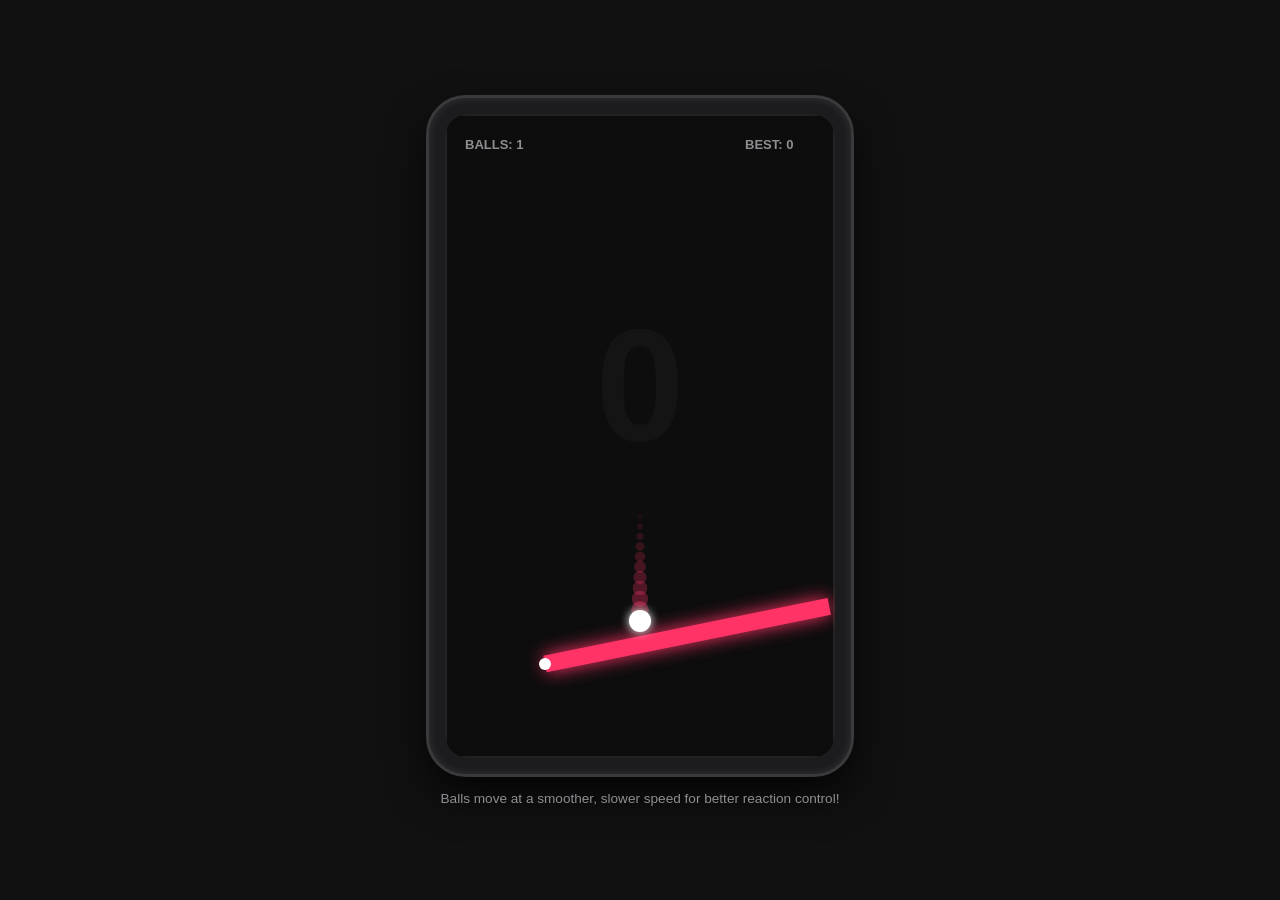
<file: Pinball_singlebutton_game.html>
<!DOCTYPE html>
<html lang="en">

<head>
    <meta charset="UTF-8">
    <meta name="viewport" content="width=device-width, initial-scale=1.0">
    <title>Single-Button Pinball - Slower Velocity Edition</title>
    <style>
        body {
            margin: 0;
            background-color: #111;
            color: #ffffff;
            font-family: -apple-system, BlinkMacSystemFont, 'Segoe UI', Roboto, sans-serif;
            display: flex;
            flex-direction: column;
            align-items: center;
            justify-content: center;
            height: 100vh;
            overflow: hidden;
            touch-action: manipulation;
        }

        .phone-frame {
            background-color: #1c1c1e;
            padding: 16px;
            border-radius: 40px;
            box-shadow: 0 20px 40px rgba(0, 0, 0, 0.7), inset 0 0 10px rgba(255, 255, 255, 0.1);
            border: 3px solid #3a3a3c;
        }

        canvas {
            border-radius: 24px;
            background-color: #0d0d0d;
            display: block;
            cursor: pointer;
        }

        .instructions {
            margin-top: 14px;
            font-size: 0.85rem;
            color: #8e8e93;
            text-align: center;
        }
    </style>
</head>

<body>

    <div class="phone-frame">
        <!-- iPhone Pro Aspect Ratio Canvas: 390 x 844 -->
        <canvas id="gameCanvas" width="390" height="644"></canvas>
    </div>
    <div class="instructions">Balls move at a smoother, slower speed for better reaction control!</div>

    <script>
        const canvas = document.getElementById('gameCanvas');
        const ctx = canvas.getContext('2d');

        // Game state
        let score = 0;
        let highScore = 0;
        let isGameOver = false;
        let nextBallThreshold = 10;

        // Control mechanics state
        let spinDirection = 1;
        let isHolding = false;
        let targetAngleOffset = 0;
        let currentAngleOffset = 0;

        // Balls array & Incoming Spawns Queue
        let balls = [];
        let pendingSpawns = [];

        // Obstacle properties pivoted at one end
        let obstacle = {
            pivotX: 100,
            pivotY: 550,
            width: 290,
            height: 17,
            baseAngle: -0.2
        };

        function queueNewBall() {
            pendingSpawns.push({
                x: 195 + (Math.random() * 100 - 50),
                y: 120,
                timer: 60
            });
        }

        function resetGame() {
            score = 0;
            nextBallThreshold = 10;
            isGameOver = false;
            balls = [];
            pendingSpawns = [];
            balls.push({
                x: 195,
                y: 120,
                vx: 0,
                vy: 1.2, // Slower initial drop speed
                radius: 11,
                gravity: 0.16, // Reduced gravity for floating, slower fall
                bounce: -0.82, // Softer wall bounciness
                history: []
            });
        }

        function triggerAction() {
            if (isGameOver) {
                resetGame();
            } else {
                spinDirection *= -1;
                targetAngleOffset += (Math.PI * 2) * spinDirection;
            }
        }

        // Input Listeners
        window.addEventListener('keydown', (e) => {
            if (e.code === 'Space') {
                e.preventDefault();
                if (!isHolding) {
                    isHolding = true;
                    triggerAction();
                }
            }
        });

        window.addEventListener('keyup', (e) => {
            if (e.code === 'Space') {
                isHolding = false;
            }
        });

        canvas.addEventListener('pointerdown', (e) => {
            e.preventDefault();
            if (!isHolding) {
                isHolding = true;
                triggerAction();
            }
        });

        canvas.addEventListener('pointerup', (e) => {
            e.preventDefault();
            isHolding = false;
        });

        function checkObstacleCollision(ball) {
            let currentTotalAngle = obstacle.baseAngle + currentAngleOffset;

            let cos = Math.cos(-currentTotalAngle);
            let sin = Math.sin(-currentTotalAngle);
            let bx = ball.x - obstacle.pivotX;
            let by = ball.y - obstacle.pivotY;
            let rx = cos * bx - sin * by;
            let ry = sin * bx + cos * by;

            if (rx > -ball.radius &&
                rx < obstacle.width + ball.radius &&
                ry > -obstacle.height / 2 - ball.radius &&
                ry < obstacle.height / 2 + ball.radius) {

                let snapVelocity = Math.abs(targetAngleOffset - currentAngleOffset);
                let snapSpeed = (targetAngleOffset - currentAngleOffset) * 0.4;

                // Scaled down upward bounce force to match slower overall speed
                ball.vy = -8.5 + (snapSpeed * -7);
                ball.vx += (rx / obstacle.width) * 4.5;

                if (snapVelocity > 0.01) {
                    score += 1;

                    if (score >= nextBallThreshold) {
                        queueNewBall();
                        nextBallThreshold += 10;
                    }
                }

                let clampedRx = Math.max(0, Math.min(obstacle.width, rx));
                let outX = obstacle.pivotX + Math.cos(currentTotalAngle) * clampedRx - Math.sin(currentTotalAngle) * (Math.sign(ry || 1) * (obstacle.height / 2 + ball.radius));
                let outY = obstacle.pivotY + Math.sin(currentTotalAngle) * clampedRx + Math.cos(currentTotalAngle) * (Math.sign(ry || 1) * (obstacle.height / 2 + ball.radius));
                ball.x = outX;
                ball.y = outY;
            }
        }

        function update() {
            if (!isGameOver) {
                currentAngleOffset += (targetAngleOffset - currentAngleOffset) * 0.18;

                for (let i = pendingSpawns.length - 1; i >= 0; i--) {
                    pendingSpawns[i].timer--;
                    if (pendingSpawns[i].timer <= 0) {
                        balls.push({
                            x: pendingSpawns[i].x,
                            y: pendingSpawns[i].y,
                            vx: (Math.random() - 0.5) * 4,
                            vy: 1.2,
                            radius: 11,
                            gravity: 0.16,
                            bounce: -0.82,
                            history: []
                        });
                        pendingSpawns.splice(i, 1);
                    }
                }

                for (let i = balls.length - 1; i >= 0; i--) {
                    let ball = balls[i];

                    ball.history.unshift({ x: ball.x, y: ball.y });
                    if (ball.history.length > 12) {
                        ball.history.pop();
                    }

                    ball.vy += ball.gravity;
                    ball.x += ball.vx;
                    ball.y += ball.vy;

                    if (ball.x - ball.radius < 0) {
                        ball.x = ball.radius;
                        ball.vx *= ball.bounce;
                    } else if (ball.x + ball.radius > canvas.width) {
                        ball.x = canvas.width - ball.radius;
                        ball.vx *= ball.bounce;
                    }

                    if (ball.y - ball.radius < 0) {
                        ball.y = ball.radius;
                        ball.vy *= ball.bounce;
                    }

                    checkObstacleCollision(ball);

                    if (ball.y - ball.radius > canvas.height + 200) {
                        isGameOver = true;
                        if (score > highScore) highScore = score;
                        break;
                    }
                }
            }
        }

        function draw() {
            ctx.fillStyle = '#0d0d0d';
            ctx.fillRect(0, 0, canvas.width, canvas.height);

            // --- MASSIVE BACKGROUND SCORE ---
            ctx.save();
            ctx.font = 'bold 160px -apple-system, sans-serif';
            ctx.fillStyle = 'rgba(255, 255, 255, 0.03)';
            ctx.textAlign = 'center';
            ctx.textBaseline = 'middle';
            ctx.fillText(score, canvas.width / 2, canvas.height / 2 - 40);
            ctx.restore();

            ctx.strokeStyle = '#222';
            ctx.lineWidth = 4;
            ctx.strokeRect(0, 0, canvas.width, canvas.height);

            for (let spawn of pendingSpawns) {
                let progress = 1 - (spawn.timer / 60);
                let radius = progress * 30;
                let alpha = spawn.timer / 60;

                ctx.save();
                ctx.beginPath();
                ctx.arc(spawn.x, spawn.y, radius, 0, Math.PI * 2);
                ctx.strokeStyle = `rgba(0, 229, 255, ${alpha})`;
                ctx.lineWidth = 3;
                ctx.stroke();
                ctx.closePath();

                ctx.beginPath();
                ctx.arc(spawn.x, spawn.y, 6, 0, Math.PI * 2);
                ctx.fillStyle = `rgba(255, 255, 255, ${0.4 + alpha * 0.6})`;
                ctx.fill();
                ctx.closePath();
                ctx.restore();
            }

            let currentTotalAngle = obstacle.baseAngle + currentAngleOffset;
            ctx.save();
            ctx.translate(obstacle.pivotX, obstacle.pivotY);
            ctx.rotate(currentTotalAngle);
            ctx.fillStyle = spinDirection === 1 ? '#ff3366' : '#00e5ff';
            ctx.shadowColor = spinDirection === 1 ? '#ff3366' : '#00e5ff';
            ctx.shadowBlur = 18;
            ctx.fillRect(0, -obstacle.height / 2, obstacle.width, obstacle.height);
            ctx.restore();

            ctx.beginPath();
            ctx.arc(obstacle.pivotX, obstacle.pivotY, 6, 0, Math.PI * 2);
            ctx.fillStyle = '#ffffff';
            ctx.fill();
            ctx.closePath();

            for (let ball of balls) {
                for (let j = 0; j < ball.history.length; j++) {
                    let pos = ball.history[j];
                    let ratio = 1 - (j / ball.history.length);
                    ctx.beginPath();
                    ctx.arc(pos.x, pos.y, ball.radius * ratio * 0.8, 0, Math.PI * 2);
                    ctx.fillStyle = spinDirection === 1 ? `rgba(255, 51, 102, ${ratio * 0.35})` : `rgba(0, 229, 255, ${ratio * 0.35})`;
                    ctx.fill();
                    ctx.closePath();
                }

                ctx.beginPath();
                ctx.arc(ball.x, ball.y, ball.radius, 0, Math.PI * 2);
                ctx.fillStyle = '#ffffff';
                ctx.shadowColor = '#ffffff';
                ctx.shadowBlur = 10;
                ctx.fill();
                ctx.closePath();
                ctx.shadowBlur = 0;
            }

            ctx.fillStyle = '#8e8e93';
            ctx.font = 'bold 13px -apple-system, sans-serif';
            ctx.fillText(`BALLS: ${balls.length + pendingSpawns.length}`, 20, 35);
            ctx.fillText(`BEST: ${highScore}`, canvas.width - 90, 35);

            if (isGameOver) {
                ctx.fillStyle = 'rgba(0, 0, 0, 0.88)';
                ctx.fillRect(0, 0, canvas.width, canvas.height);

                ctx.fillStyle = '#ffcc00';
                ctx.font = 'bold 26px -apple-system, sans-serif';
                ctx.textAlign = 'center';
                ctx.fillText('BALL DRAINED!', canvas.width / 2, canvas.height / 2 - 30);

                ctx.fillStyle = '#8e8e93';
                ctx.font = '15px -apple-system, sans-serif';
                ctx.fillText('Tap or Press Space to Restart', canvas.width / 2, canvas.height / 2 + 15);
                ctx.textAlign = 'left';
            }
        }

        function loop() {
            update();
            draw();
            requestAnimationFrame(loop);
        }

        resetGame();
        loop();
    </script>

</body>

</html>
</file>
<file: style.css>
:root{--bg:#0f172a;--surface:#e8edf3;--ink:#0369a1;--muted:#475569;--accent:#0369a1;--accent-ink:#0f172a;--field:#e8edf3;--gap:clamp(20px,3vw,48px);--body:clamp(16px,1.2vw,19px);--small:14px;--lead:clamp(23px,2.3vw,32px);--head:clamp(34px,4.2vw,60px);--ease:cubic-bezier(.22,1,.36,1)}*{box-sizing:border-box}html{scroll-behavior:smooth;scroll-padding-top:24px}body{margin:0;background:var(--bg);color:var(--ink);font-family:'Archivo',Arial,sans-serif;font-size:var(--body);line-height:1.5}a{color:inherit;text-decoration:none;cursor:pointer}button{font:inherit;cursor:pointer}button:disabled{cursor:default;opacity:.5}a,button,summary{touch-action:manipulation}a:focus-visible,button:focus-visible,summary:focus-visible,canvas:focus-visible{outline:3px solid currentColor;outline-offset:5px}a,button{transition:color 180ms ease,background-color 180ms ease,transform 180ms var(--ease)}a:hover{color:#fff}button:active,.button:active{transform:translateY(2px)}svg{width:22px;height:22px;flex-shrink:0}p,h1,h2,h3,dl,dd{margin:0}h1,h2,h3{font-weight:600;letter-spacing:-.045em;line-height:1.04;text-wrap:balance}h2{font-size:var(--head)}h3{font-size:var(--head)}p{max-width:65ch}img{display:block;max-width:100%;height:auto}strong{font-weight:600}.frame{padding-inline:var(--gap);max-width:1600px;margin-inline:auto}.sr-only{position:absolute!important;width:1px!important;height:1px!important;padding:0!important;margin:-1px!important;overflow:hidden!important;clip-path:inset(50%)!important;white-space:nowrap!important;border:0!important}.skip{position:fixed;z-index:10;top:12px;left:12px;background:var(--ink);color:var(--bg);padding:14px 20px;transform:translateY(-200%)}.skip:focus{transform:translateY(0)}.site-header{height:96px;display:flex;align-items:center;justify-content:space-between;gap:24px}.brand{font-size:19px;font-weight:600;letter-spacing:-.5px}nav{display:flex;gap:32px;align-items:center}nav a{display:flex;align-items:center;gap:10px;min-height:44px;font-size:16px}.hero{padding-top:30px}.hero-top{display:grid;grid-template-columns:1fr 1.2fr;gap:8%;align-items:center;min-height:310px}.hero-copy{max-width:460px}.hero-role{font-size:var(--lead);line-height:1.18;letter-spacing:-.035em;margin-bottom:22px}.hero-copy>p:not(.hero-role){max-width:35ch;font-size:var(--body)}.button{display:inline-flex;align-items:center;justify-content:space-between;gap:30px;min-height:52px;padding:14px 22px;background:var(--accent);color:var(--accent-ink);font-weight:600;border:0;border-radius:0;margin-top:25px}.button:hover{background:#fff;color:var(--bg)}.hero-shelf{display:flex;align-items:center;justify-content:space-between;gap:20px;background:var(--field);padding:24px;min-height:280px}.shelf-object{display:flex;align-items:center;justify-content:center;flex:1;min-width:0;transition:transform 320ms var(--ease)}.shelf-object:hover,.shelf-object:focus-visible{transform:translateY(-10px)}.shelf-object img{max-height:235px;object-fit:contain;width:100%}.shelf-object.inheritors img{mix-blend-mode:multiply;transform:scale(1.4)}.shelf-object.samurai{flex:1.3}.monument{display:flex;justify-content:space-between;align-items:baseline;font-size:clamp(124px,30vw,470px);font-weight:700;line-height:.88;letter-spacing:-.075em;padding-top:38px;padding-bottom:.12em;width:100%}.monument>span:not(.sr-only){display:block;animation:letter-rise 850ms var(--ease) both}.monument>span:nth-child(3){animation-delay:70ms}.monument>span:nth-child(4){animation-delay:140ms}.monument>span:nth-child(5){animation-delay:210ms}.section-intro{display:flex;justify-content:space-between;align-items:flex-end;gap:40px;margin-bottom:64px}.section-intro>p{max-width:420px}.work{padding-top:110px;padding-bottom:120px}.project{display:grid;grid-template-columns:1.4fr 1fr;gap:9%;align-items:start;margin-top:110px;scroll-margin-top:35px}.project:first-of-type{margin-top:0}.project-visual{display:flex;align-items:center;justify-content:center;min-height:540px;height:42vw;max-height:680px;background:#e8edf3;overflow:hidden}.project-visual img{height:100%;max-height:600px;width:100%;object-fit:contain;transition:transform 600ms var(--ease)}.project-visual:hover img{transform:scale(1.035)}.project.inheritors .project-visual{background:#fff}.project.inheritors .project-visual img{transform:scale(1.14)}.project.inheritors .project-visual:hover img{transform:scale(1.18)}.project.loop .project-visual{background:#edf2f7}.project.loop .project-visual img{height:78%;width:80%;image-rendering:auto}.project.samurai .project-visual{background:#0f172a;padding:30px}.project-info{position:sticky;top:70px;padding-top:28px}.project-year{font-size:16px;margin-bottom:22px}.project-info h3{margin-bottom:24px}.project-info>p:not(.project-year){margin-bottom:24px;max-width:34ch}.project-info .subtitle{font-size:var(--lead);margin-top:-12px}.project.reverse{grid-template-columns:1fr 1.4fr}.project.reverse .project-visual{grid-column:2;grid-row:1}.project.reverse .project-info{grid-column:1;grid-row:1}.facts{display:flex;gap:36px;flex-wrap:wrap;margin-block:32px}.facts dt,.about-facts dt{font-size:14px;color:var(--muted);margin-bottom:5px}.facts dd{font-size:var(--body)}.project-info .co-credit{font-size:16px}.text-link{display:inline-flex;align-items:center;gap:16px;min-height:44px;text-decoration:underline;text-underline-offset:6px;text-decoration-thickness:1px}.text-link:hover svg{transform:translate(3px,-3px)}.text-link svg{transition:transform 200ms var(--ease)}.play-section{background:var(--field);color:var(--bg);padding-block:95px}.play-layout{display:grid;grid-template-columns:1fr 1fr;gap:10%;align-items:start}.play-copy{position:sticky;top:60px;padding-top:30px;max-width:550px}.play-copy h2{margin-bottom:28px}.play-intro{font-size:var(--lead);line-height:1.3;margin-bottom:30px}.play-copy>p:not(.play-intro){margin-bottom:24px}.instructions{list-style:none;padding:0;margin:32px 0}.instructions li{margin-top:24px}.instructions strong{display:block;margin-bottom:4px}.play-note{font-size:16px}.play-copy a:hover,.contact a:hover,.site-footer a:hover{color:#0369a1}.game-shell{width:min(100%,390px);justify-self:center;background:#0f172a;color:#f8fafc;padding:16px}.scoreboard{display:flex;justify-content:space-between;gap:20px;padding:8px 5px 20px}.scoreboard>div{display:flex;flex-direction:column}.scoreboard>div:last-child{text-align:right}.scoreboard span{font-size:14px}.scoreboard strong{font-size:32px;line-height:1.2;font-variant-numeric:tabular-nums}.table{position:relative}canvas{width:100%;height:auto;display:block;touch-action:none;cursor:pointer}.overlay{position:absolute;inset:0;background:#0f172af5;display:flex;flex-direction:column;align-items:center;justify-content:center;text-align:center;padding:22px}.overlay[hidden]{display:none}.overlay h3{font-size:32px;margin-bottom:22px}.overlay p{font-size:16px;line-height:1.5}.overlay .button{font-size:16px;background:#0369a1;color:#0f172a;min-width:175px}.game-meta{display:flex;justify-content:space-between;gap:12px;font-size:14px;padding:15px 0}.progress-track{height:4px;background:#334155}.progress-track>span{display:block;height:100%;background:#0369a1;width:0}.game-controls{display:flex;gap:8px;margin-top:16px}.game-controls button{flex:1;min-width:0;min-height:48px;border:0;background:#27364c;color:#f8fafc;font-size:14px;padding:8px 6px}.game-controls button:hover:enabled{background:#0369a1;color:#0f172a}.game-shell #game-help{font-size:14px;margin-top:16px;line-height:1.4}.about{display:grid;grid-template-columns:1fr 1.4fr;gap:9%;padding-block:130px}.about-content>p{font-size:var(--lead);line-height:1.4;margin-bottom:30px}.about-content>p+p{font-size:var(--body);max-width:50ch}.about-facts{display:grid;grid-template-columns:1fr 1fr;gap:30px;margin-top:45px}.contact{background:var(--field);color:var(--bg);padding-block:90px 70px}.contact-top{display:flex;justify-content:space-between;align-items:flex-start;gap:36px}.contact-email{display:flex;align-items:baseline;font-size:clamp(28px,6.7vw,108px);letter-spacing:-.055em;line-height:1.2;margin-top:85px;min-height:44px}.contact-email svg{align-self:center;width:clamp(24px,4vw,64px);height:auto;margin-left:auto}.contact-links{display:flex;justify-content:space-between;gap:24px;margin-top:60px}.contact-links a{display:flex;align-items:center;gap:12px;min-height:44px}.site-footer{background:var(--field);color:var(--bg);max-width:none;padding-top:30px;padding-bottom:35px}.footer-name{font-size:30vw;line-height:.92;letter-spacing:-.075em;font-weight:700;max-width:none}.footer-bottom{display:grid;grid-template-columns:1fr 1.4fr auto;gap:50px;margin-top:40px;align-items:start}.footer-bottom>p{font-size:16px}.footer-bottom>a{display:flex;align-items:center;gap:14px;min-height:44px}.credits{font-size:14px;max-width:550px}.credits summary{cursor:pointer;min-height:44px;display:list-item;list-style-position:inside}.credits p{margin-top:12px;font-size:14px}.credits p a{text-decoration:underline;text-underline-offset:3px}.reveal{will-change:auto}@keyframes letter-rise{from{transform:translateY(24px);opacity:.65}to{transform:translateY(0);opacity:1}}@keyframes picture-settle{from{transform:scale(1.025)}to{transform:scale(1)}}
@media(min-width:1000px) and (prefers-reduced-motion:no-preference){.project-visual{animation:picture-settle linear both;animation-timeline:view();animation-range:entry 0% cover 45%}}
@media(max-width:1000px){.hero-top{gap:5%;grid-template-columns:1fr 1fr}.hero-shelf{gap:8px;padding:16px;min-height:220px}.hero-role{font-size:26px}.project,.project.reverse{gap:5%}.project-visual{min-height:440px}.project.samurai .project-visual{padding:20px}.project-info{padding-top:0}.play-layout{gap:5%}.play-intro{font-size:26px}.about{gap:5%}.footer-bottom{gap:24px}.contact-email{font-size:6.6vw}}
@media(max-width:700px){:root{--gap:20px;--body:17px;--head:36px;--lead:24px}.site-header{height:auto;min-height:92px;flex-wrap:wrap;gap:2px;padding-top:16px;padding-bottom:12px}.brand{font-size:17px;min-height:32px;display:flex;align-items:center}nav{gap:24px;width:100%;justify-content:space-between}nav a{font-size:16px;min-height:44px}.hero{padding-top:22px}.hero-top{display:flex;flex-direction:column;gap:35px;align-items:stretch}.hero-copy{max-width:none}.hero-role{font-size:26px;margin-bottom:18px}.hero-role br{display:none}.hero-copy>p:not(.hero-role){max-width:36ch}.hero-copy .button{margin-top:22px}.hero-shelf{height:190px;min-height:190px;padding:18px;gap:16px}.shelf-object img{max-height:160px}.monument{font-size:29vw;padding-top:32px;padding-bottom:.16em;letter-spacing:-.07em}.work{padding-top:65px;padding-bottom:70px}.section-intro{display:block;margin-bottom:35px}.section-intro h2{margin-bottom:22px}.section-intro>p{max-width:38ch}.project,.project.reverse{display:flex;flex-direction:column;gap:27px;margin-top:65px}.project-visual{width:100%;height:auto;aspect-ratio:1;min-height:0;max-height:none}.project-visual img{height:100%;max-height:none}.project.loop .project-visual img{height:80%;width:auto}.project.samurai .project-visual{padding:20px}.project-info{position:static;padding-top:0}.project-info h3{font-size:36px;margin-bottom:20px}.project-year{margin-bottom:15px}.project-info>p:not(.project-year){max-width:38ch}.facts{margin-block:24px;gap:32px}.play-section{padding-block:55px}.play-layout{display:flex;flex-direction:column;gap:40px;align-items:stretch}.play-copy{position:static;padding-top:0;max-width:none}.play-copy h2{margin-bottom:22px}.play-intro{font-size:24px}.game-shell{align-self:center;padding:12px;width:min(100%,390px)}.game-controls button{font-size:14px}.game-meta{font-size:14px}.overlay h3{font-size:30px}.about{display:block;padding-block:70px}.about h2{margin-bottom:28px}.about-content>p{font-size:23px}.about-content>p+p{font-size:17px}.about-facts{gap:22px;grid-template-columns:1fr;margin-top:30px}.contact{padding-block:55px 40px}.contact-top{display:block}.contact-top h2{margin-bottom:24px}.contact-email{display:flex;flex-wrap:wrap;font-size:11.6vw;margin-top:45px;line-height:1.1;letter-spacing:-.06em}.contact-email>span{width:100%}.contact-email svg{position:absolute;right:24px;width:28px}.contact-links{margin-top:35px}.site-footer{padding-top:25px;padding-bottom:30px}.footer-name{font-size:29vw;line-height:1}.footer-bottom{grid-template-columns:1fr;gap:24px;margin-top:25px}.credits{font-size:14px}.footer-bottom>a{justify-self:start}}
@media(prefers-reduced-motion:reduce){html{scroll-behavior:auto}*,*::before,*::after{animation:none!important;transition:none!important}.project-info,.play-copy{position:static}}
.progress-track>span{width:100%;transform:scaleX(0);transform-origin:left}
@media(min-width:701px){.site-header{height:80px}.hero{padding-top:18px}.hero-top{min-height:250px}.hero-shelf{min-height:250px}.shelf-object img{max-height:215px}.hero-role{font-size:28px}.monument{font-size:clamp(124px,26vw,420px);padding-top:24px;padding-bottom:.06em;line-height:.86}}
.monument{letter-spacing:0}.hero-shelf .inheritors img{transform:scale(1.6)}

/* Professional portfolio refinement. */
:root{--bg:#f8fafc;--surface:#e8edf3;--ink:#0f172a;--muted:#475569;--accent:#0369a1;--accent-ink:#fff;--field:#e8edf3;--gap:clamp(20px,4vw,64px);--head:clamp(32px,3.1vw,44px);--lead:clamp(21px,2vw,27px)}
body{font-size:clamp(16px,1.15vw,18px);line-height:1.65}h1,h2,h3,.brand,.footer-name{font-family:'Space Grotesk',Arial,sans-serif}h1,h2,h3{letter-spacing:-.045em;line-height:1.12}a:hover{color:var(--accent)}.site-header{height:100px;max-width:1440px}.brand{display:flex;align-items:center;gap:12px;font-size:20px;min-height:44px;font-weight:600;letter-spacing:-.7px}.brand img{width:30px;height:30px}.frame{max-width:1440px}nav{gap:36px}nav a{font-size:15px}.button{font-size:15px;font-weight:600;gap:22px;min-height:52px;padding:14px 21px}.button:hover{background:#075985;color:white}.professional-hero{padding-top:45px;padding-bottom:85px}.professional-hero .hero-top{grid-template-columns:1fr 1.08fr;gap:6%;min-height:480px}.professional-hero h1{font-size:clamp(40px,5.2vw,72px);font-weight:600;margin-bottom:26px}.professional-hero .hero-copy{max-width:540px}.professional-hero .hero-role{font-family:'Archivo',Arial,sans-serif;font-size:clamp(21px,2.05vw,28px);line-height:1.45;letter-spacing:-.6px;margin-bottom:20px}.professional-hero .hero-copy>p:not(.hero-role){font-size:17px;max-width:43ch;color:var(--muted)}.hero-actions{display:flex;align-items:center;gap:28px;margin-top:30px;flex-wrap:wrap}.hero-actions .button{margin:0}.hero-contact{min-height:44px;display:inline-flex;align-items:center;font-size:15px;text-decoration:underline;text-underline-offset:5px}.hero-illustration{margin:0;background:#e8edf3;display:flex;align-items:center;justify-content:center;min-height:460px;overflow:hidden}.hero-illustration img{width:100%;height:auto;max-height:500px;object-fit:contain}.hero-illustration:hover img{transform:translateY(-4px)}.hero-illustration img{transition:transform 350ms var(--ease)}.work{padding-top:65px;padding-bottom:100px}.section-intro{margin-bottom:48px;gap:35px}.section-intro>p{font-size:16px;color:var(--muted);max-width:430px}.project,.project.reverse{gap:7%;margin-top:85px;grid-template-columns:1.18fr 1fr}.project:first-of-type{margin-top:0}.project.reverse{grid-template-columns:1fr 1.18fr}.project-visual{min-height:400px;height:32vw;max-height:500px}.project-visual img{max-height:500px}.project-info{padding-top:20px;top:55px}.project-info h3{font-size:clamp(32px,3vw,42px);margin-bottom:13px}.project-year{color:var(--muted);font-size:14px;margin-bottom:24px}.project-info>p:not(.project-year){color:var(--muted);font-size:17px;max-width:39ch;margin-bottom:22px}.project-info .subtitle{margin-top:0;font-size:20px;color:var(--ink)}.facts{gap:32px;margin-block:26px}.facts dd{font-size:16px}.project-info .co-credit{font-size:14px;color:var(--ink)}.text-link{font-size:15px;gap:12px}.text-link svg{width:18px;height:18px}.play-section{color:var(--ink);padding-block:75px;background:#edf2f7}.play-copy h2{font-size:var(--head)}.play-intro{font-size:24px;line-height:1.5}.play-copy p,.instructions{font-size:16px}.play-copy>p:not(.play-intro){color:var(--muted)}.instructions strong{color:var(--ink)}.instructions{color:var(--muted)}.play-note{font-size:14px!important}.overlay .button{background:#0369a1;color:white}.game-controls button:hover:enabled{background:#0369a1;color:white}.game-shell{color:#f8fafc}.game-shell p{color:#e2e8f0}.game-controls button{color:#f8fafc}.about{padding-block:95px}.about-content>p{font-size:24px;color:var(--ink)}.about-content>p+p{font-size:17px;color:var(--muted)}.about-facts dd{font-size:16px}.contact{color:var(--ink);background:#e8edf3;padding-block:65px}.contact-top p{font-size:16px;color:var(--muted)}.contact-email{font-family:'Space Grotesk',Arial,sans-serif;font-size:clamp(24px,3.45vw,48px);letter-spacing:-.04em;margin-top:38px;gap:0;line-height:1.25}.contact-email svg{width:28px;margin-left:28px}.contact-links{margin-top:32px;font-size:15px}.site-footer{background:#f8fafc;color:var(--ink);padding-top:40px;padding-bottom:35px;max-width:1440px}.footer-name{font-size:30px;line-height:1.2;letter-spacing:-1.1px;font-weight:600}.footer-bottom{margin-top:26px;gap:35px}.footer-bottom>p{font-size:14px;color:var(--muted)}.footer-bottom>a{font-size:15px}.credits{font-size:14px;color:var(--muted)}.credits summary{color:var(--ink)}
@media(max-width:1000px){.professional-hero .hero-top{gap:5%;grid-template-columns:1fr 1fr;min-height:420px}.professional-hero h1{font-size:48px}.hero-illustration{min-height:380px}.professional-hero .hero-role{font-size:22px}.hero-actions{gap:14px}.hero-actions .button{gap:12px}.project-visual{min-height:370px}.project-info>p:not(.project-year){font-size:16px}.section-intro{align-items:start}.play-layout{gap:6%}.about-content>p{font-size:23px}}
@media(max-width:700px){.site-header{height:auto;min-height:100px;padding-top:14px;padding-bottom:12px}.brand{font-size:18px;gap:10px}.brand img{width:26px;height:26px}nav{gap:20px}nav a{font-size:15px}.professional-hero{padding-top:25px;padding-bottom:50px}.professional-hero .hero-top{display:flex;gap:35px;min-height:0}.professional-hero h1{font-size:41px;margin-bottom:22px}.professional-hero .hero-role{font-size:22px;line-height:1.4;margin-bottom:18px}.professional-hero .hero-copy>p:not(.hero-role){font-size:16px}.hero-actions{gap:22px;margin-top:24px}.hero-illustration{width:100%;min-height:0;aspect-ratio:640/520}.hero-illustration img{width:100%;max-height:none}.work{padding-top:30px;padding-bottom:60px}.section-intro{margin-bottom:32px}.section-intro h2{font-size:32px}.section-intro>p{font-size:16px}.project,.project.reverse{display:flex;gap:24px;margin-top:60px}.project-visual{min-height:0;height:auto;max-height:none;aspect-ratio:1}.project-info{padding-top:0;position:static}.project-info h3{font-size:32px}.project-year{margin-bottom:18px}.project-info>p:not(.project-year){font-size:16px}.facts{margin-block:24px}.project-info .co-credit{font-size:14px}.play-section{padding-block:50px}.play-layout{gap:32px}.play-intro{font-size:22px}.about{padding-block:60px}.about h2{font-size:32px}.about-content>p{font-size:21px}.about-content>p+p{font-size:16px}.contact{padding-block:50px 40px}.contact-top h2{font-size:32px}.contact-email{font-size:27px;display:block;position:relative;padding-right:28px;overflow-wrap:anywhere}.contact-email>span{display:inline;width:auto}.contact-email svg{right:0;top:5px;width:20px;margin-left:0}.contact-links{margin-top:28px;font-size:15px}.footer-name{font-size:25px;letter-spacing:-.8px}.footer-bottom{gap:20px;margin-top:22px}.site-footer{padding-top:30px}.footer-bottom>p{font-size:14px}}
@media(prefers-reduced-motion:reduce){.hero-illustration img{transition:none;transform:none}}
@media(min-width:701px) and (max-width:1000px){.professional-hero h1{font-size:40px}.hero-illustration{min-height:340px}}
</file>
